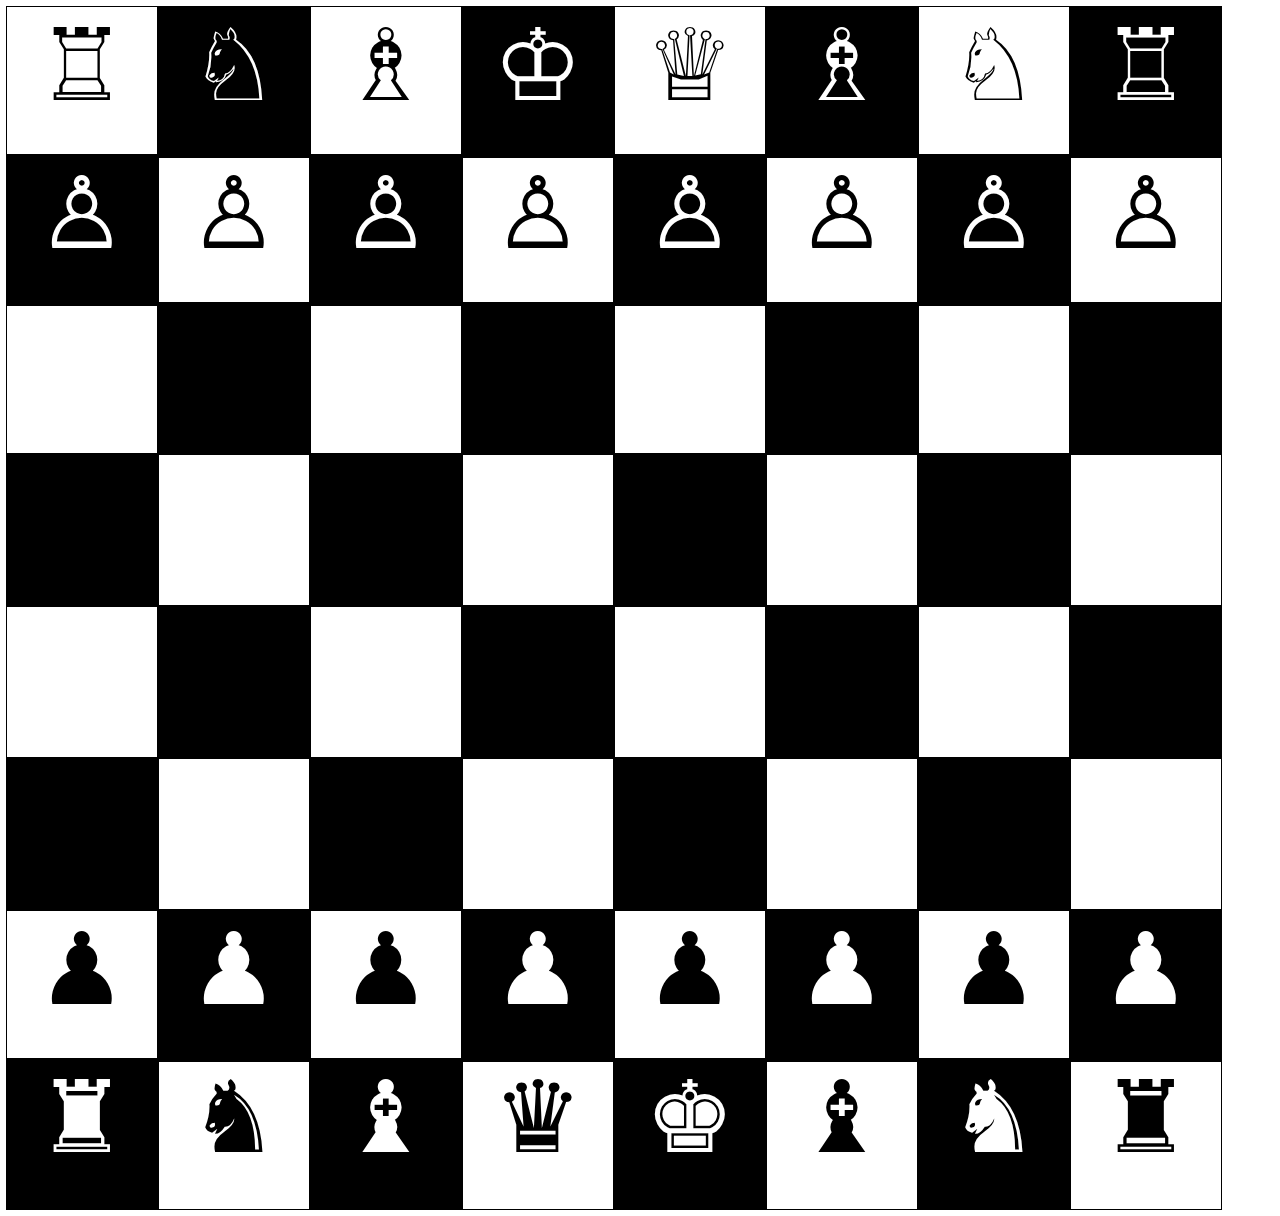
<file: chess_board/index.html>
<!DOCTYPE html>
<html lang="en">
<head>
	<meta charset="UTF-8">
	<title>Chess</title>
</head>
<body>
	<style>
	.box{
		width: 150px;
		height: 150px;
		border: 1px solid black;
		display: inline-block;
		margin: -2px;
		font-size: 100px;
		text-align: center;

	}
	.black{
		background-color: black;
		color: white;
	}

	</style>


	<div id="board">
		<div>
		<div row="8" column="1" class="box">&#9814;</div>
		<div class="box black">&#9816;</div>
		<div class="box">&#9815;</div>
		<div class="box black">&#9812;</div>
		<div class="box">&#9813;</div>
		<div class="box black">&#9815;</div>
		<div class="box">&#9816;</div>
		<div class="box black">&#9814;</div>
	</div>
	<div>
		<div class="box black">&#9817;</div>
		<div class="box">&#9817;</div>
		<div class="box black">&#9817;</div>
		<div class="box">&#9817;</div>
		<div class="box black">&#9817;</div>
		<div class="box">&#9817;</div>
		<div class="box black">&#9817;</div>
		<div class="box">&#9817;</div>
	</div>
	</div>
		<div>
		<div>
		<div class="box"></div>
		<div class="box black"></div>
		<div class="box"></div>
		<div class="box black"></div>
		<div class="box"></div>
		<div class="box black"></div>
		<div class="box"></div>
		<div class="box black"></div>
	</div>
	<div>
		<div class="box black"></div>
		<div class="box"></div>
		<div class="box black"></div>
		<div class="box"></div>
		<div class="box black"></div>
		<div class="box"></div>
		<div class="box black"></div>
		<div class="box"></div>
	</div>
	</div>
		<div>
		<div>
		<div class="box"></div>
		<div class="box black"></div>
		<div class="box"></div>
		<div class="box black"></div>
		<div class="box"></div>
		<div class="box black"></div>
		<div class="box"></div>
		<div class="box black"></div>
	</div>
	<div>
		<div class="box black"></div>
		<div class="box"></div>
		<div class="box black"></div>
		<div class="box"></div>
		<div class="box black"></div>
		<div class="box"></div>
		<div class="box black"></div>
		<div class="box"></div>
	</div>
	</div>
		<div>
		<div>
		<div class="box">&#9823;</div>
		<div class="box black">&#9823;</div>
		<div class="box">&#9823;</div>
		<div class="box black">&#9823;</div>
		<div class="box">&#9823;</div>
		<div class="box black">&#9823;</div>
		<div class="box">&#9823;</div>
		<div class="box black">&#9823;</div>
	</div>
	<div>
		<div class="box black">&#9820;</div>
		<div class="box">&#9822;</div>
		<div class="box black">&#9821;</div>
		<div class="box">&#9819;</div>
		<div class="box black">&#9818;</div>
		<div class="box">&#9821;</div>
		<div class="box black">&#9822;</div>
		<div class="box">&#9820;</div>
	</div>
	</div>



	
</body>
</html>
</file>
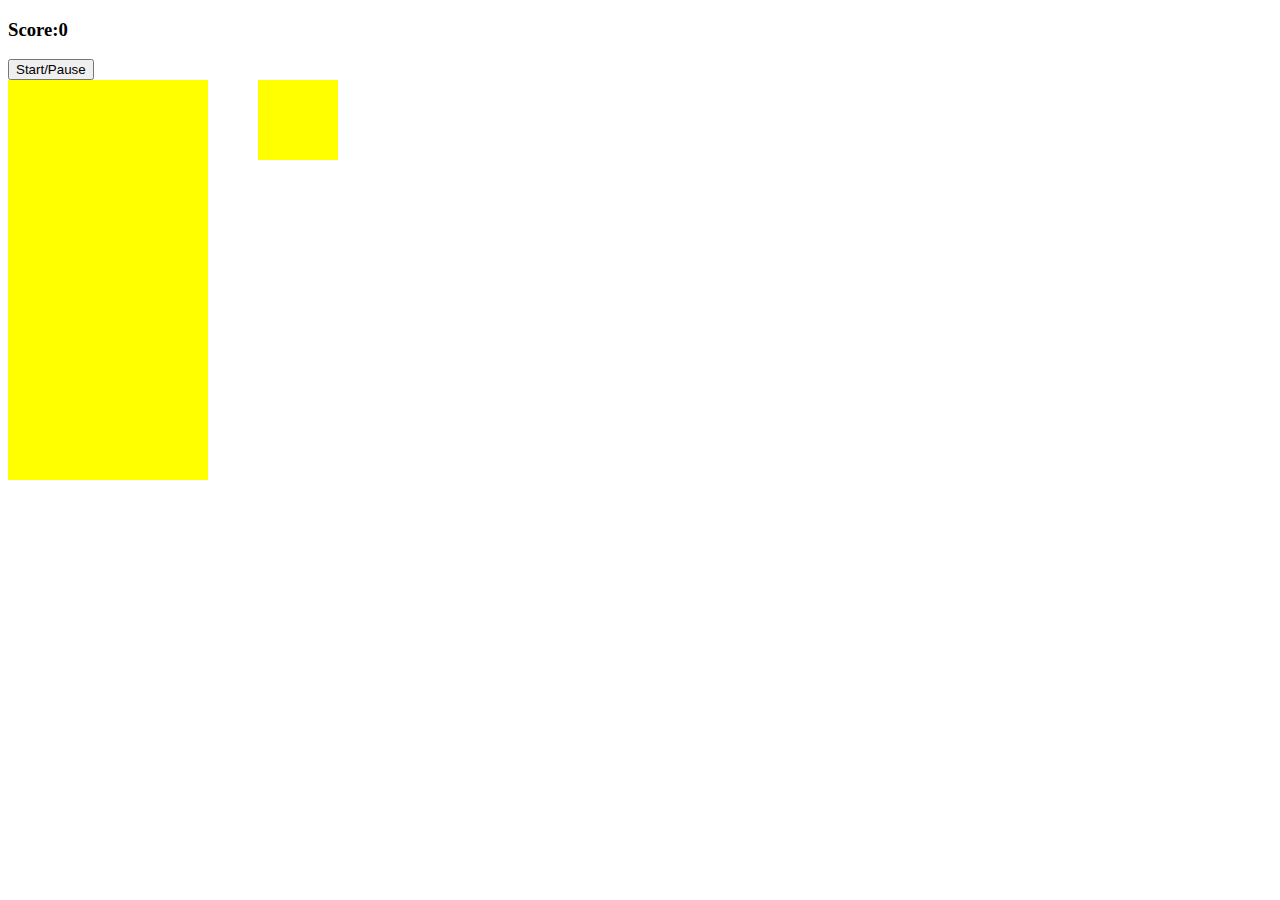
<file: Tetris)/index.html>
<!DOCTYPE html>
<html lang="en" dir="ltr">
  <head>
    <meta charset="utf-8">
    <script src="app.js" charset="utf-8"></script>
    <link rel="stylesheet" href="style.css"></link>
    <title>Basic Tetris</title>
  </head>
  <body>

    <h3>Score:<span id="score">0</span></h3>
    <button id="start-button">Start/Pause</button>

    <div class="container">
      <div class="grid">
        <div></div>
        <div></div>
        <div></div>
        <div></div>
        <div></div>
        <div></div>
        <div></div>
        <div></div>
        <div></div>
        <div></div>
        <div></div>
        <div></div>
        <div></div>
        <div></div>
        <div></div>
        <div></div>
        <div></div>
        <div></div>
        <div></div>
        <div></div>
        <div></div>
        <div></div>
        <div></div>
        <div></div>
        <div></div>
        <div></div>
        <div></div>
        <div></div>
        <div></div>
        <div></div>
        <div></div>
        <div></div>
        <div></div>
        <div></div>
        <div></div>
        <div></div>
        <div></div>
        <div></div>
        <div></div>
        <div></div>
        <div></div>
        <div></div>
        <div></div>
        <div></div>
        <div></div>
        <div></div>
        <div></div>
        <div></div>
        <div></div>
        <div></div>
        <div></div>
        <div></div>
        <div></div>
        <div></div>
        <div></div>
        <div></div>
        <div></div>
        <div></div>
        <div></div>
        <div></div>
        <div></div>
        <div></div>
        <div></div>
        <div></div>
        <div></div>
        <div></div>
        <div></div>
        <div></div>
        <div></div>
        <div></div>
        <div></div>
        <div></div>
        <div></div>
        <div></div>
        <div></div>
        <div></div>
        <div></div>
        <div></div>
        <div></div>
        <div></div>
        <div></div>
        <div></div>
        <div></div>
        <div></div>
        <div></div>
        <div></div>
        <div></div>
        <div></div>
        <div></div>
        <div></div>
        <div></div>
        <div></div>
        <div></div>
        <div></div>
        <div></div>
        <div></div>
        <div></div>
        <div></div>
        <div></div>
        <div></div>
        <div></div>
        <div></div>
        <div></div>
        <div></div>
        <div></div>
        <div></div>
        <div></div>
        <div></div>
        <div></div>
        <div></div>
        <div></div>
        <div></div>
        <div></div>
        <div></div>
        <div></div>
        <div></div>
        <div></div>
        <div></div>
        <div></div>
        <div></div>
        <div></div>
        <div></div>
        <div></div>
        <div></div>
        <div></div>
        <div></div>
        <div></div>
        <div></div>
        <div></div>
        <div></div>
        <div></div>
        <div></div>
        <div></div>
        <div></div>
        <div></div>
        <div></div>
        <div></div>
        <div></div>
        <div></div>
        <div></div>
        <div></div>
        <div></div>
        <div></div>
        <div></div>
        <div></div>
        <div></div>
        <div></div>
        <div></div>
        <div></div>
        <div></div>
        <div></div>
        <div></div>
        <div></div>
        <div></div>
        <div></div>
        <div></div>
        <div></div>
        <div></div>
        <div></div>
        <div></div>
        <div></div>
        <div></div>
        <div></div>
        <div></div>
        <div></div>
        <div></div>
        <div></div>
        <div></div>
        <div></div>
        <div></div>
        <div></div>
        <div></div>
        <div></div>
        <div></div>
        <div></div>
        <div></div>
        <div></div>
        <div></div>
        <div></div>
        <div></div>
        <div></div>
        <div></div>
        <div></div>
        <div></div>
        <div></div>
        <div></div>
        <div></div>
        <div></div>
        <div></div>
        <div></div>
        <div></div>
        <div></div>
        <div></div>
        <div></div>
        <div></div>
        <div></div>
        <div></div>
        <div></div>
        <div></div>
        <div></div>
        <div class="taken"></div>
        <div class="taken"></div>
        <div class="taken"></div>
        <div class="taken"></div>
        <div class="taken"></div>
        <div class="taken"></div>
        <div class="taken"></div>
        <div class="taken"></div>
        <div class="taken"></div>
        <div class="taken"></div>
      </div>


      <div class="mini-grid">
        <div></div>
        <div></div>
        <div></div>
        <div></div>
        <div></div>
        <div></div>
        <div></div>
        <div></div>
        <div></div>
        <div></div>
        <div></div>
        <div></div>
        <div></div>
        <div></div>
        <div></div>
        <div></div>
      </div>


    </div>



  </body>
</html>
</file>
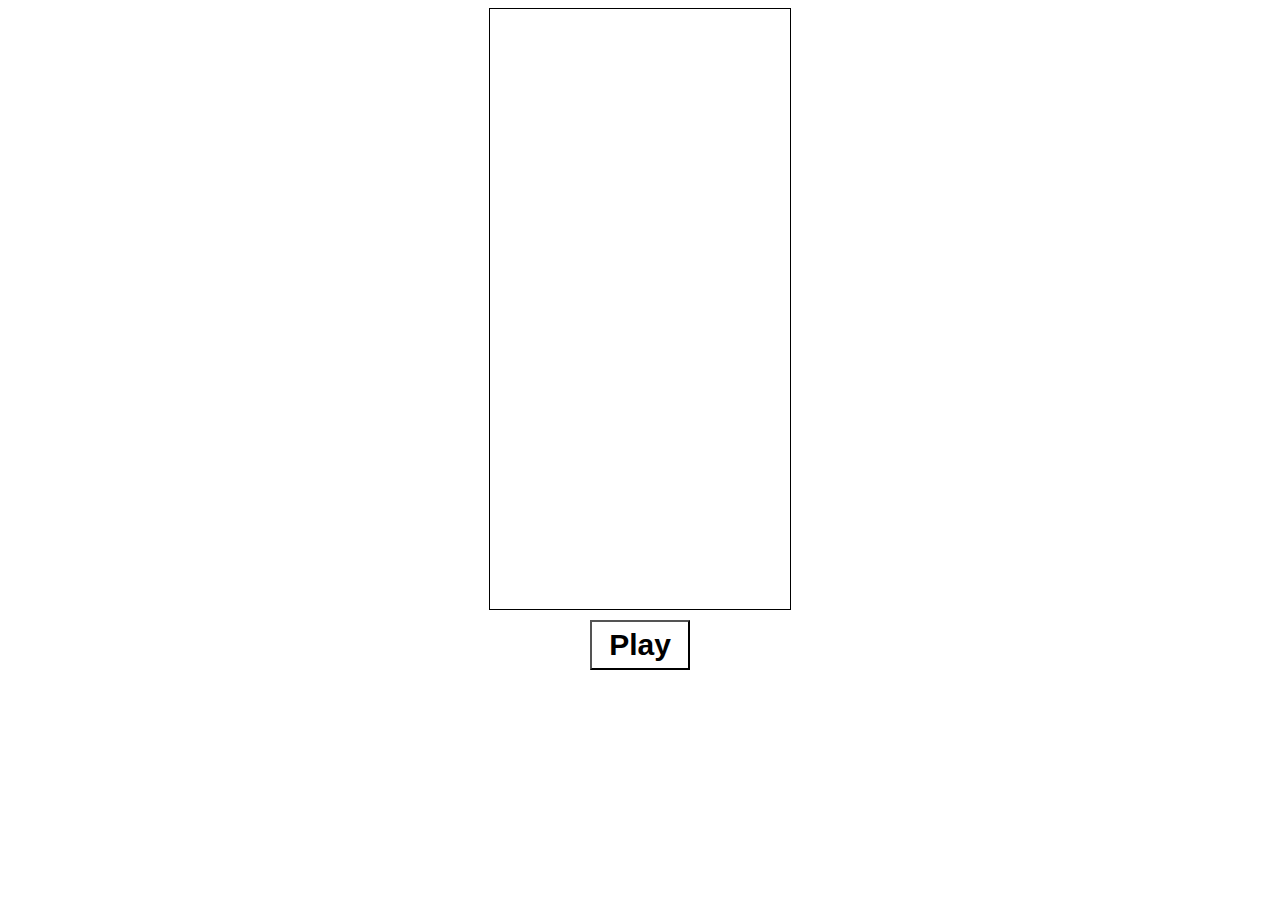
<file: tetris/index.html>
<!DOCTYPE html>
<html>
    <head>
        <title>Tetris</title>
        <link rel='stylesheet' href='style.css'/>
    </head>
    <body>
        
        <canvas width='300' height='600'></canvas>
        <button id="playbutton" onclick="playButtonClicked();">Play</button>
        <script src='js/tetris.js'></script>
        <script src='js/controller.js'></script>
        <script src='js/render.js'></script>
    </body>
</html>
</file>
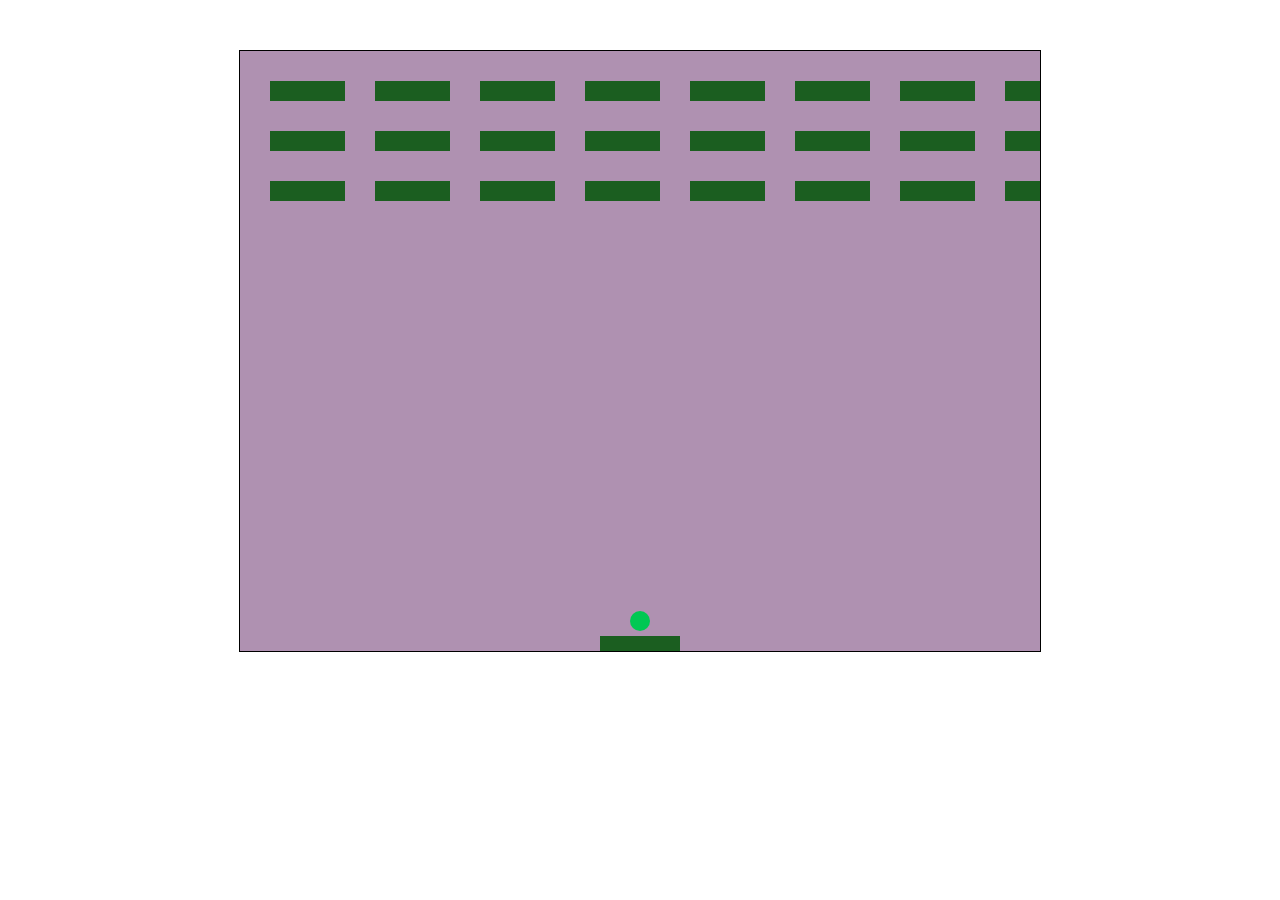
<file: breakout brick/breakout.html>
<html>
<head>
<title>Breakout the Bricks Game</title>
<style type="text/css">
	canvas {
		border: 1px solid;
		margin: 0 auto;
		width: 800px;
		display: block;
		margin-top: 50px;
		background-color: #AF91B1;

	}
	
</style>
</head>
<body>
	<canvas id="gameCanvas" height="600px" width="800px"></canvas>

	<script type="text/javascript">
		var canvas = document.getElementById("gameCanvas");
		var ctx = canvas.getContext("2d");
		var ballR = 10, x = canvas.width / 2, y = canvas.height - 30, 
		dx = 3, dy = -3, pongH = 15, pongW = 80, pongX = (canvas.width - pongW) / 2,
		rightKey = false, leftKey = false, brickRows = 3, brickCol = 9,
		brickW = 75, brickH = 20, brickPadding = 30, brickOffsetTop = 30,
		brickOffsetLeft = 30;

		var bricks = [];
		for (c = 0; c < brickCol; c++) {
			for (r = 0; r < brickRows; r++) {
				bricks.push({
					x : (c * (brickW + brickPadding)) + brickOffsetLeft,
					y : (r * (brickH + brickPadding)) + brickOffsetTop,
					status : 1
				});

			}
		}
		function drawBall(){
			ctx.beginPath();
			ctx.arc(x, y, ballR, 0, Math.PI * 2);
			ctx.fillStyle = "#00C853";
			ctx.fill();
			ctx.closePath();
		}
		function drawPong() {
			ctx.beginPath();
			ctx.rect(pongX, canvas.height - pongH, pongW, pongH);
			ctx.fillStyle = "#1B5E20";
			ctx.fill();
			ctx.closePath();
		}
		function drawBricks() {
			bricks.forEach(function(brick) {
				if (!brick.status) return;

				ctx.beginPath();
				ctx.rect(brick.x, brick.y, brickW, brickH);
				ctx.fillStyle = "#1B5E20";
				ctx.fill();
				ctx.closePath();
			});
		}
		function  collisionDetection() {
			bricks.forEach(function(b) {
				if (!b.status) return;

				var inBricksColumn = x > b.x && x < b.x + brickW,
					inBricksRow = y > b.y && y < b.y + brickH;
					if (inBricksColumn && inBricksRow) {
						dy = -dy;
						b.status = 0;
					}
			});

		}
		function draw() {
			ctx.clearRect (0, 0, canvas.width, canvas.height);
			drawBricks();
			drawBall();
			drawPong();
			collisionDetection();

			if (hitSideWall())
				dx = -dx;

			if (hitTop() || hitPong())
				dy = -dy;

			if (gameOver())
				document.location.reload();
			
			var RIGHT_ARROW = 39, LEFT_ARROW = 37;

			function hitPong() {return hitBottom() && ballOverPong(); }
			function ballOverPong() {return x > pongX && x < pongX + pongW; }
			function hitBottom() {return y + dy > canvas.height - ballR; }
			function gameOver() {return hitBottom() && !ballOverPong(); }
			function hitSidewall() {return x + dx > canvas.width - ballR || x + dx < ballR; }
			function hitTop() {return y + dy < ballR; }
			function xOutOfBounds() {return x + dx > canvas.width - ballR || x + dx < ballR; }
			function rightPressed(e) {return e.keyCode == RIGHT_ARROW; }
			function leftPressed(e) {return e.keyCode == LEFT_ARROW; }
			function keyDown(e) {
				rightKey = rightPressed(e);
				leftKey = leftPressed(e);
			}
			function keyUp(e) {
				rightKey = rightPressed(e) ? false : rightKey;
				leftKey = leftPressed(e) ? false : leftKey;
			}
			document.addEventListener("keydown", keyDown, false);
			document.addEventListener("keyup", keyUp, false);

			var maxX = canvas.width - pongW, minX = 0, pongDelta = rightKey ? 7 : leftKey ? -7 : 0;

			pongX = pongX + pongDelta;
			pongX = Math.min(pongX, maxX);
			pongX = Math.max(pongX, minX);

			x += dx;
			y += dy;

		}
		setInterval(draw, 10);


	</script>
</body>
</html>
</file>
<file: Tetris)/style.css>
.container {
  display: flex;
}


.grid {
  width: 200px;
  height: 400px;
  display: flex;
  flex-wrap: wrap;
  background-color: yellow;
}

.grid div {
  height: 20px;
  width: 20px;
}

.tetromino {
  background-color: blue;
}


.mini-grid {
  margin-left: 50px;
  width: 80px;
  height: 80px;
  display: flex;
  flex-wrap: wrap;
  background-color: yellow;
}

.mini-grid div {
  height: 20px;
  width: 20px;
}
</file>
<file: tetris/style.css>
canvas {
    display: block;
    margin: auto;
    border: 1px solid black;
}

#playbutton {
    width: 100px;
    height: 50px;
    display: block;
    margin: auto;
    margin-top: 10px;
    font-family: Arial, sans-serif;
    font-size: 30px;
    font-weight: bold;
    background-color: white;
    cursor: pointer;
}
</file>
